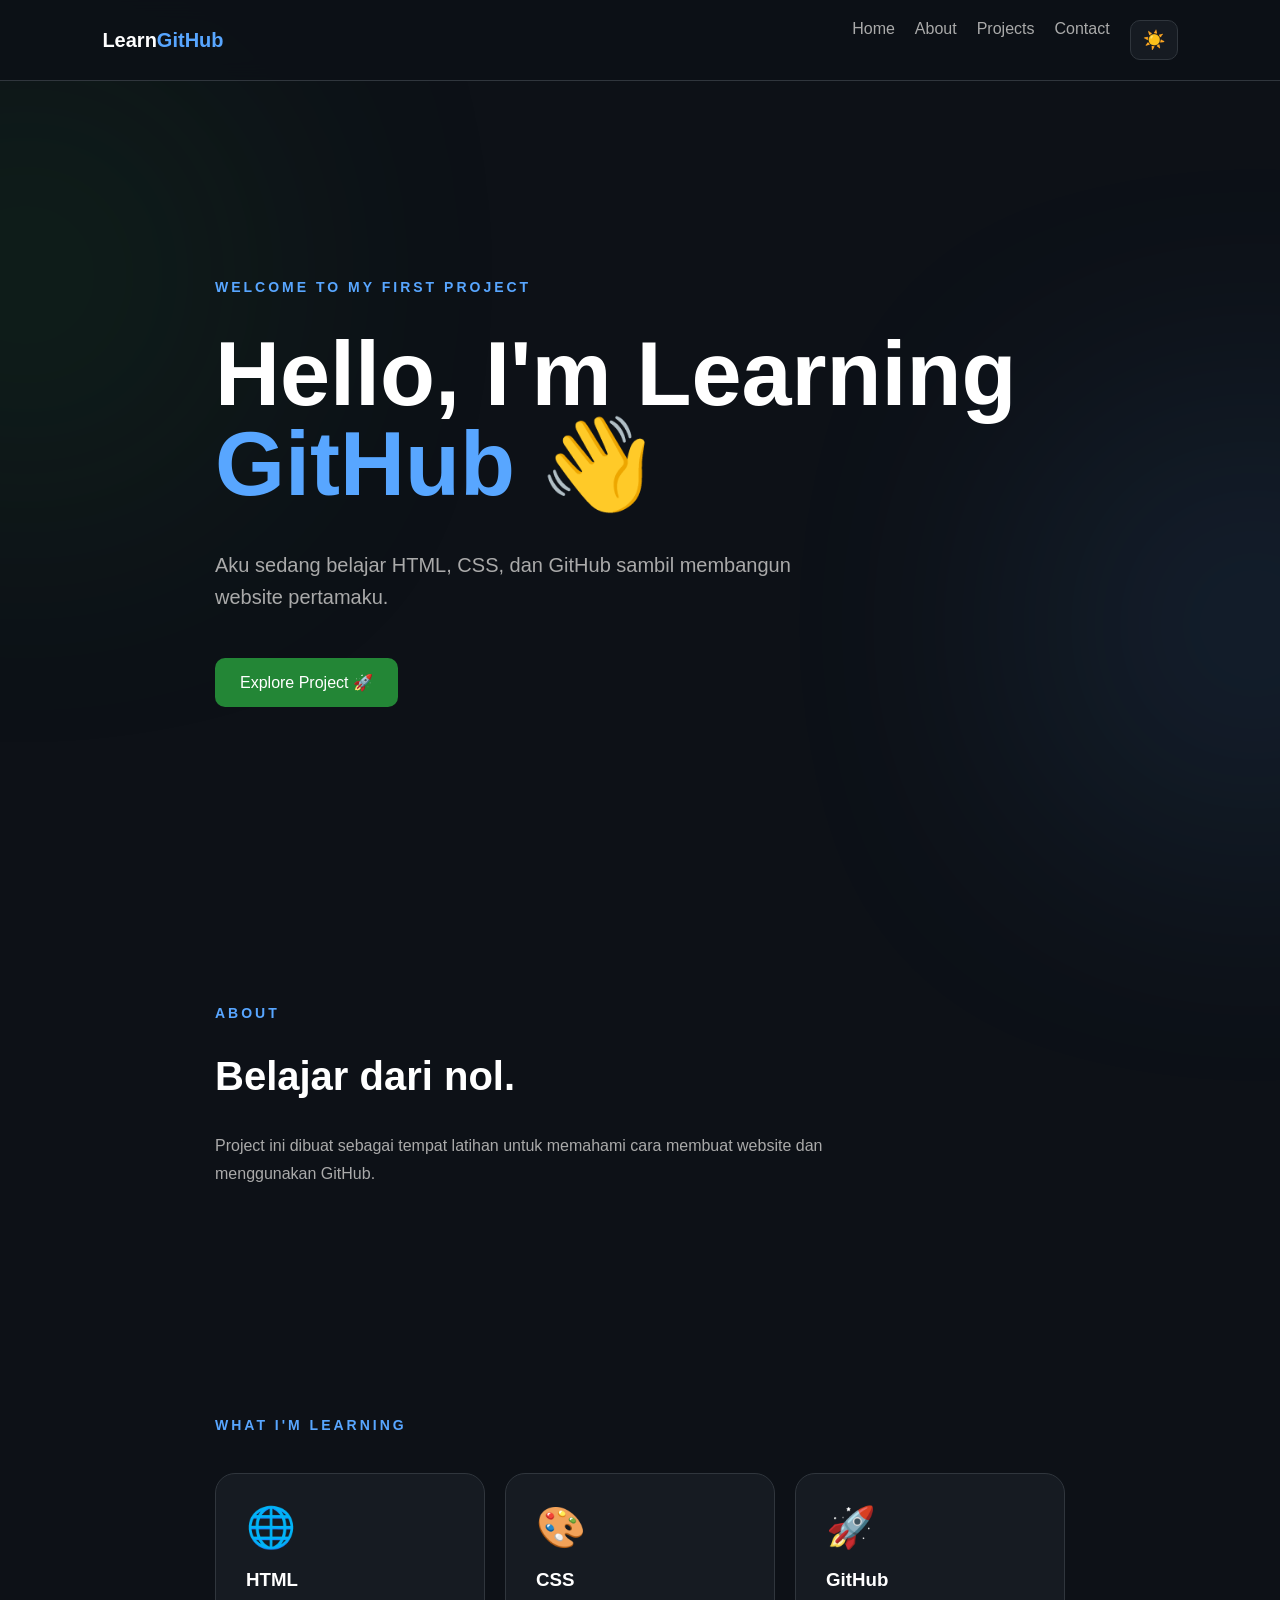
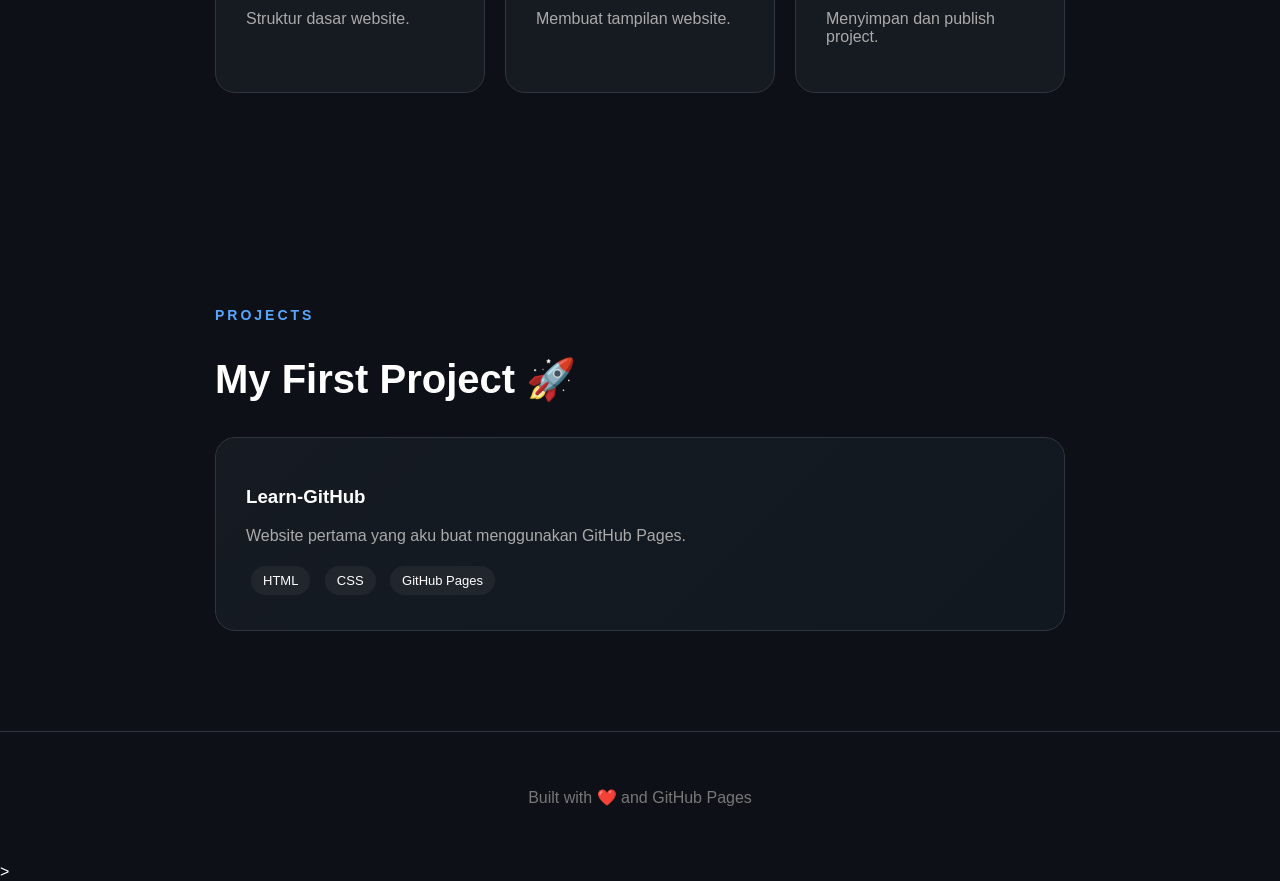
<file: index.html>
<!DOCTYPE html>
<html lang="id">

<head>
    <meta charset="UTF-8">
    <meta name="viewport" content="width=device-width, initial-scale=1.0">

    <title>Learn GitHub</title>

<link rel="stylesheet" href="style.css?v=3">
</head>

<body>

    <!-- NAVBAR -->

<nav>

    <div class="logo">
        Learn<span>GitHub</span>
    </div>

    <div class="nav-links">

        <a href="#home">Home</a>

        <a href="#about">About</a>

        <a href="./projects.html">Projects</a>

        <a href="./contact.html">Contact</a>

        <button id="theme-toggle">☀️</button>

    </div>

</nav>


    <!-- HERO -->
    <section id="home" class="hero">

        <p class="small-title">WELCOME TO MY FIRST PROJECT</p>

        <h1>
            Hello, I'm Learning
            <span>GitHub 👋</span>
        </h1>

        <p class="description">
            Aku sedang belajar HTML, CSS, dan GitHub
            sambil membangun website pertamaku.
        </p>

        <a href="#projects" class="button">
            Explore Project 🚀
        </a>

    </section>


    <!-- ABOUT -->
    <section id="about" class="section">

        <p class="small-title">ABOUT</p>

        <h2>Belajar dari nol.</h2>

        <p>
            Project ini dibuat sebagai tempat latihan
            untuk memahami cara membuat website dan
            menggunakan GitHub.
        </p>

    </section>


    <!-- SKILLS -->
    <section class="section">

        <p class="small-title">WHAT I'M LEARNING</p>

        <div class="cards">

            <div class="card">
                <div class="icon">🌐</div>
                <h3>HTML</h3>
                <p>Struktur dasar website.</p>
            </div>

            <div class="card">
                <div class="icon">🎨</div>
                <h3>CSS</h3>
                <p>Membuat tampilan website.</p>
            </div>

            <div class="card">
                <div class="icon">🚀</div>
                <h3>GitHub</h3>
                <p>Menyimpan dan publish project.</p>
            </div>

        </div>

    </section>


    <!-- PROJECTS -->
    <section id="projects" class="section">

        <p class="small-title">PROJECTS</p>

        <h2>My First Project 🚀</h2>

        <div class="project-card">

            <h3>Learn-GitHub</h3>

            <p>
                Website pertama yang aku buat
                menggunakan GitHub Pages.
            </p>

            <span>HTML</span>
            <span>CSS</span>
            <span>GitHub Pages</span>

        </div>

    </section>


    <!-- FOOTER -->
    <footer>
        <p>Built with ❤️ and GitHub Pages</p>
    </footer>

<script src="script.js?v=2"></script>
</body>
</html>>
</file>
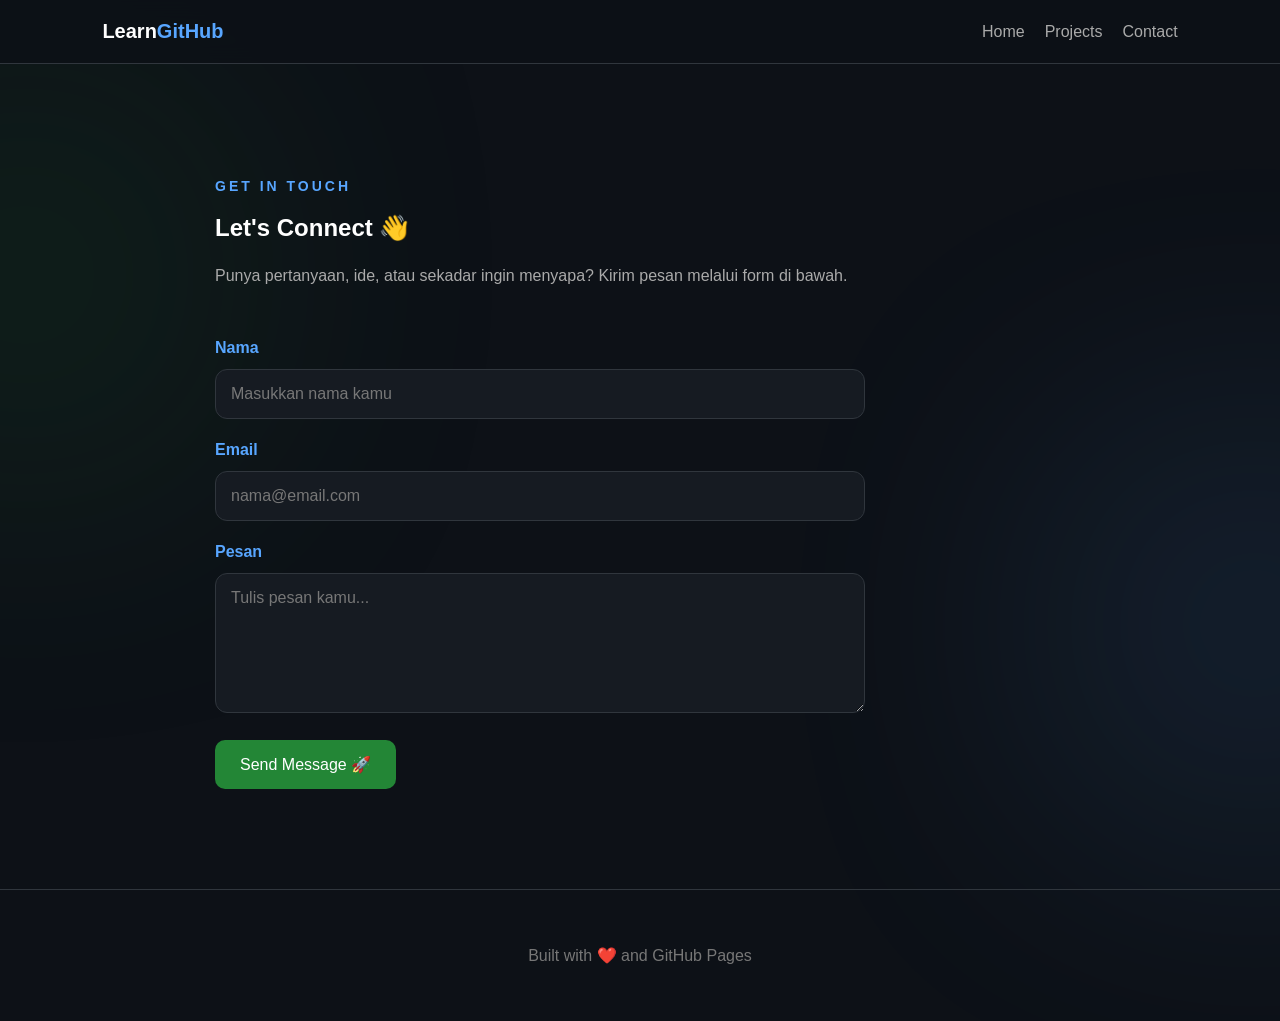
<file: contact.html>
<!DOCTYPE html>
<html lang="id">

<head>
    <meta charset="UTF-8">
    <meta name="viewport" content="width=device-width, initial-scale=1.0">

    <title>Contact - Learn GitHub</title>

    <link rel="stylesheet" href="style.css?v=3">
</head>

<body>

    <!-- NAVBAR -->

    <nav>
        <div class="logo">
            Learn<span>GitHub</span>
        </div>

        <div class="nav-links">
            <a href="./index.html">Home</a>
            <a href="./projects.html">Projects</a>
            <a href="./contact.html">Contact</a>
        </div>
    </nav>


    <!-- CONTACT -->

    <section class="section">

        <p class="small-title">GET IN TOUCH</p>

        <h1>Let's Connect 👋</h1>

        <p>
            Punya pertanyaan, ide, atau sekadar ingin menyapa?
            Kirim pesan melalui form di bawah.
        </p>


        <form class="contact-form">

            <label for="name">Nama</label>

            <input
                type="text"
                id="name"
                name="name"
                placeholder="Masukkan nama kamu"
                required
            >


            <label for="email">Email</label>

            <input
                type="email"
                id="email"
                name="email"
                placeholder="nama@email.com"
                required
            >


            <label for="message">Pesan</label>

            <textarea
                id="message"
                name="message"
                rows="6"
                placeholder="Tulis pesan kamu..."
                required
            ></textarea>


            <button type="submit" class="button">
                Send Message 🚀
            </button>

        </form>

    </section>


    <footer>
        <p>Built with ❤️ and GitHub Pages</p>
    </footer>

</body>

</html>
</file>
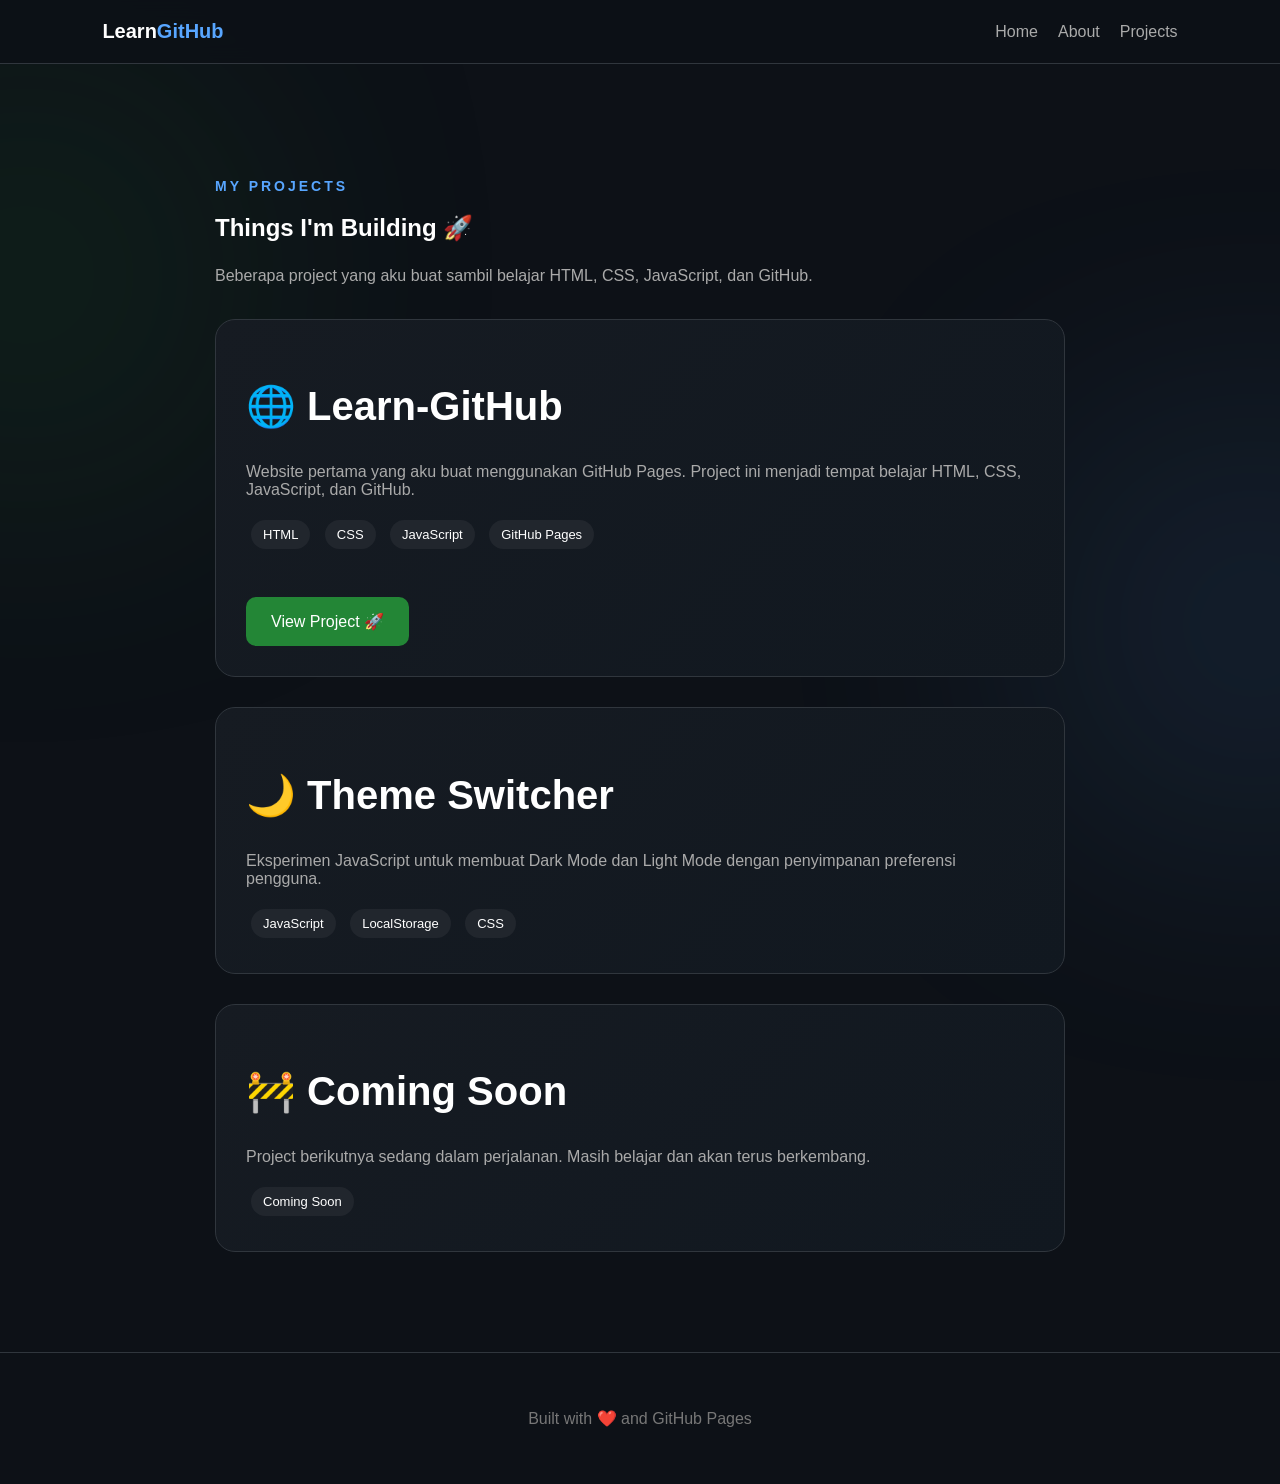
<file: projects.html>
<!DOCTYPE html>
<html lang="id">
<head>
    <meta charset="UTF-8">
    <meta name="viewport" content="width=device-width, initial-scale=1.0">

    <title>Projects - Learn GitHub</title>

    <link rel="stylesheet" href="style.css?v=3">
</head>

<body>

    <!-- NAVBAR -->

    <nav>
        <div class="logo">
            Learn<span>GitHub</span>
        </div>

        <div class="nav-links">
            <a href="/Learn-Github/">Home</a>
            <a href="/Learn-Github/#about">About</a>
            <a href="/Learn-Github/projects.html">Projects</a>
        </div>
    </nav>


    <!-- PROJECTS -->

    <section class="section">

        <p class="small-title">MY PROJECTS</p>

        <h1>Things I'm Building 🚀</h1>

        <p>
            Beberapa project yang aku buat sambil
            belajar HTML, CSS, JavaScript, dan GitHub.
        </p>


        <!-- PROJECT 1 -->

        <div class="project-card">

            <h2>🌐 Learn-GitHub</h2>

            <p>
                Website pertama yang aku buat menggunakan
                GitHub Pages. Project ini menjadi tempat
                belajar HTML, CSS, JavaScript, dan GitHub.
            </p>

            <span>HTML</span>
            <span>CSS</span>
            <span>JavaScript</span>
            <span>GitHub Pages</span>

            <br><br>

            <a href="/Learn-Github/" class="button">
                View Project 🚀
            </a>

        </div>


        <!-- PROJECT 2 -->

        <div class="project-card">

            <h2>🌙 Theme Switcher</h2>

            <p>
                Eksperimen JavaScript untuk membuat
                Dark Mode dan Light Mode dengan
                penyimpanan preferensi pengguna.
            </p>

            <span>JavaScript</span>
            <span>LocalStorage</span>
            <span>CSS</span>

        </div>


        <!-- PROJECT 3 -->

        <div class="project-card">

            <h2>🚧 Coming Soon</h2>

            <p>
                Project berikutnya sedang dalam perjalanan.
                Masih belajar dan akan terus berkembang.
            </p>

            <span>Coming Soon</span>

        </div>

    </section>


    <!-- FOOTER -->

    <footer>
        <p>
            Built with ❤️ and GitHub Pages
        </p>
    </footer>

</body>
</html>
</file>
<file: style.css>
* {
    box-sizing: border-box;
    scroll-behavior: smooth;
}

html {
    scroll-behavior: smooth;
}

body {
    margin: 0;
    font-family: Arial, sans-serif;
    background: #0d1117;
    color: white;
    overflow-x: hidden;
}

/* BACKGROUND GLOW */

body::before {
    content: "";
    position: fixed;
    width: 350px;
    height: 350px;
    top: 100px;
    left: -150px;
    background: #238636;
    border-radius: 50%;
    filter: blur(140px);
    opacity: 0.25;
    z-index: -1;
}

body::after {
    content: "";
    position: fixed;
    width: 350px;
    height: 350px;
    right: -150px;
    bottom: 100px;
    background: #58a6ff;
    border-radius: 50%;
    filter: blur(140px);
    opacity: 0.2;
    z-index: -1;
}

/* NAVBAR */

nav {
    position: sticky;
    top: 0;
    z-index: 10;

    display: flex;
    justify-content: space-between;
    align-items: center;

    padding: 20px 8%;

    background: rgba(13, 17, 23, 0.9);
    backdrop-filter: blur(10px);

    border-bottom: 1px solid #30363d;
}

.logo {
    font-size: 20px;
    font-weight: bold;
}

.logo span {
    color: #58a6ff;
}

.nav-links {
    display: flex;
    gap: 20px;
}

.nav-links a {
    color: #aaa;
    text-decoration: none;
    font-size: 16px;
    font-weight: 500;
    transition: 0.3s;
}

.nav-links a:hover {
    color: #58a6ff;
}

/* HERO */

.hero {
    min-height: 90vh;
    display: flex;
    flex-direction: column;
    justify-content: center;

    max-width: 900px;
    margin: auto;

    padding: 80px 25px;

    animation: fadeUp 1.2s ease;
}

.small-title {
    color: #58a6ff;
    font-size: 14px;
    letter-spacing: 3px;
    font-weight: bold;
}

.hero h1 {
    font-size: clamp(45px, 10vw, 90px);
    line-height: 1;
    margin: 20px 0;
}

.hero h1 span {
    display: block;
    color: #58a6ff;
}

.description {
    color: #aaa;
    font-size: 20px;
    max-width: 600px;
    line-height: 1.6;
}

/* BUTTON */

.button {
    display: inline-block;
    width: fit-content;

    margin-top: 25px;
    padding: 15px 25px;

    background: #238636;
    color: white;

    text-decoration: none;
    border-radius: 10px;

    transition: 0.3s;
}

.button:hover {
    transform: translateY(-5px) scale(1.03);
    background: #2ea043;
    box-shadow: 0 10px 30px rgba(46, 160, 67, 0.35);
}

/* SECTION */

.section {
    max-width: 900px;
    margin: auto;
    padding: 100px 25px;
}

.section h2 {
    font-size: 40px;
}

.section > p:not(.small-title) {
    color: #aaa;
    line-height: 1.7;
    max-width: 650px;
}

/* CARDS */

.cards {
    display: grid;
    grid-template-columns: repeat(auto-fit, minmax(200px, 1fr));
    gap: 20px;
    margin-top: 40px;
}

.card {
    padding: 30px;

    background: #161b22;

    border: 1px solid #30363d;
    border-radius: 20px;

    transition: 0.3s;
}

.card:hover {
    transform: translateY(-10px) scale(1.02);
    border-color: #58a6ff;
    box-shadow: 0 15px 40px rgba(88, 166, 255, 0.15);
}

.icon {
    font-size: 40px;
}

.card p {
    color: #aaa;
}

/* PROJECT */

.project-card {
    margin-top: 30px;
    padding: 30px;

    background: linear-gradient(
        135deg,
        #161b22,
        #111820
    );

    border: 1px solid #30363d;
    border-radius: 20px;
}

.project-card p {
    color: #aaa;
}

.project-card span {
    display: inline-block;

    margin: 5px;
    padding: 7px 12px;

    background: #21262d;

    border-radius: 20px;

    font-size: 13px;
}

/* FOOTER */

footer {
    text-align: center;
    padding: 40px 20px;

    border-top: 1px solid #30363d;

    color: #777;
}

/* ANIMATION */

@keyframes fadeUp {
    from {
        opacity: 0;
        transform: translateY(30px);
    }

    to {
        opacity: 1;
        transform: translateY(0);
    }
}

/* MOBILE */

@media (max-width: 600px) {

    nav {
        padding: 18px 20px;
        flex-direction: column;
        gap: 10px;
    }

    .hero {
        min-height: 80vh;
        padding: 60px 20px;
    }

    .hero h1 {
        font-size: 48px;
    }

    .description {
        font-size: 18px;
    }

    .section {
        padding: 70px 20px;
    }

    .section h2 {
        font-size: 32px;
    }
    }

/* THEME TOGGLE */

#theme-toggle {
    border: 1px solid #30363d;
    background: #161b22;
    color: white;
    border-radius: 10px;
    padding: 8px 12px;
    font-size: 18px;
    cursor: pointer;
    transition: 0.3s;
}

#theme-toggle:hover {
    transform: scale(1.08);
}

/* LIGHT MODE */

body.light-mode {
    background: #f6f8fa;
    color: #24292f;
}

body.light-mode nav {
    background: rgba(246, 248, 250, 0.9);
    border-bottom: 1px solid #d0d7de;
}

body.light-mode .nav-links a {
    color: #57606a;
}

body.light-mode .nav-links a:hover {
    color: #0969da;
}

body.light-mode .hero h1 span,
body.light-mode .small-title {
    color: #0969da;
}

body.light-mode .description,
body.light-mode .section > p:not(.small-title),
body.light-mode .card p,
body.light-mode .project-card p {
    color: #57606a;
}

body.light-mode .card,
body.light-mode .project-card {
    background: #ffffff;
    border-color: #d0d7de;
}

body.light-mode .project-card span {
    background: #eaeef2;
    color: #24292f;
}

body.light-mode footer {
    border-color: #d0d7de;
    color: #57606a;
}

body.light-mode #theme-toggle {
    background: #ffffff;
    color: #24292f;
    border-color: #d0d7de;
}

/* CONTACT FORM */

.contact-form {
    max-width: 650px;
    margin-top: 40px;
    display: flex;
    flex-direction: column;
    gap: 12px;
}

.contact-form label {
    color: #58a6ff;
    font-weight: bold;
    margin-top: 10px;
}

.contact-form input,
.contact-form textarea {
    width: 100%;
    padding: 15px;
    border: 1px solid #30363d;
    border-radius: 12px;
    background: #161b22;
    color: white;
    font-family: Arial, sans-serif;
    font-size: 16px;
    outline: none;
    transition: 0.3s;
}

.contact-form textarea {
    resize: vertical;
}

.contact-form input:focus,
.contact-form textarea:focus {
    border-color: #58a6ff;
    box-shadow: 0 0 0 3px rgba(88, 166, 255, 0.12);
}

.contact-form input::placeholder,
.contact-form textarea::placeholder {
    color: #777;
}

.contact-form .button {
    border: none;
    cursor: pointer;
    font-size: 16px;
    margin-top: 15px;
}
</file>
